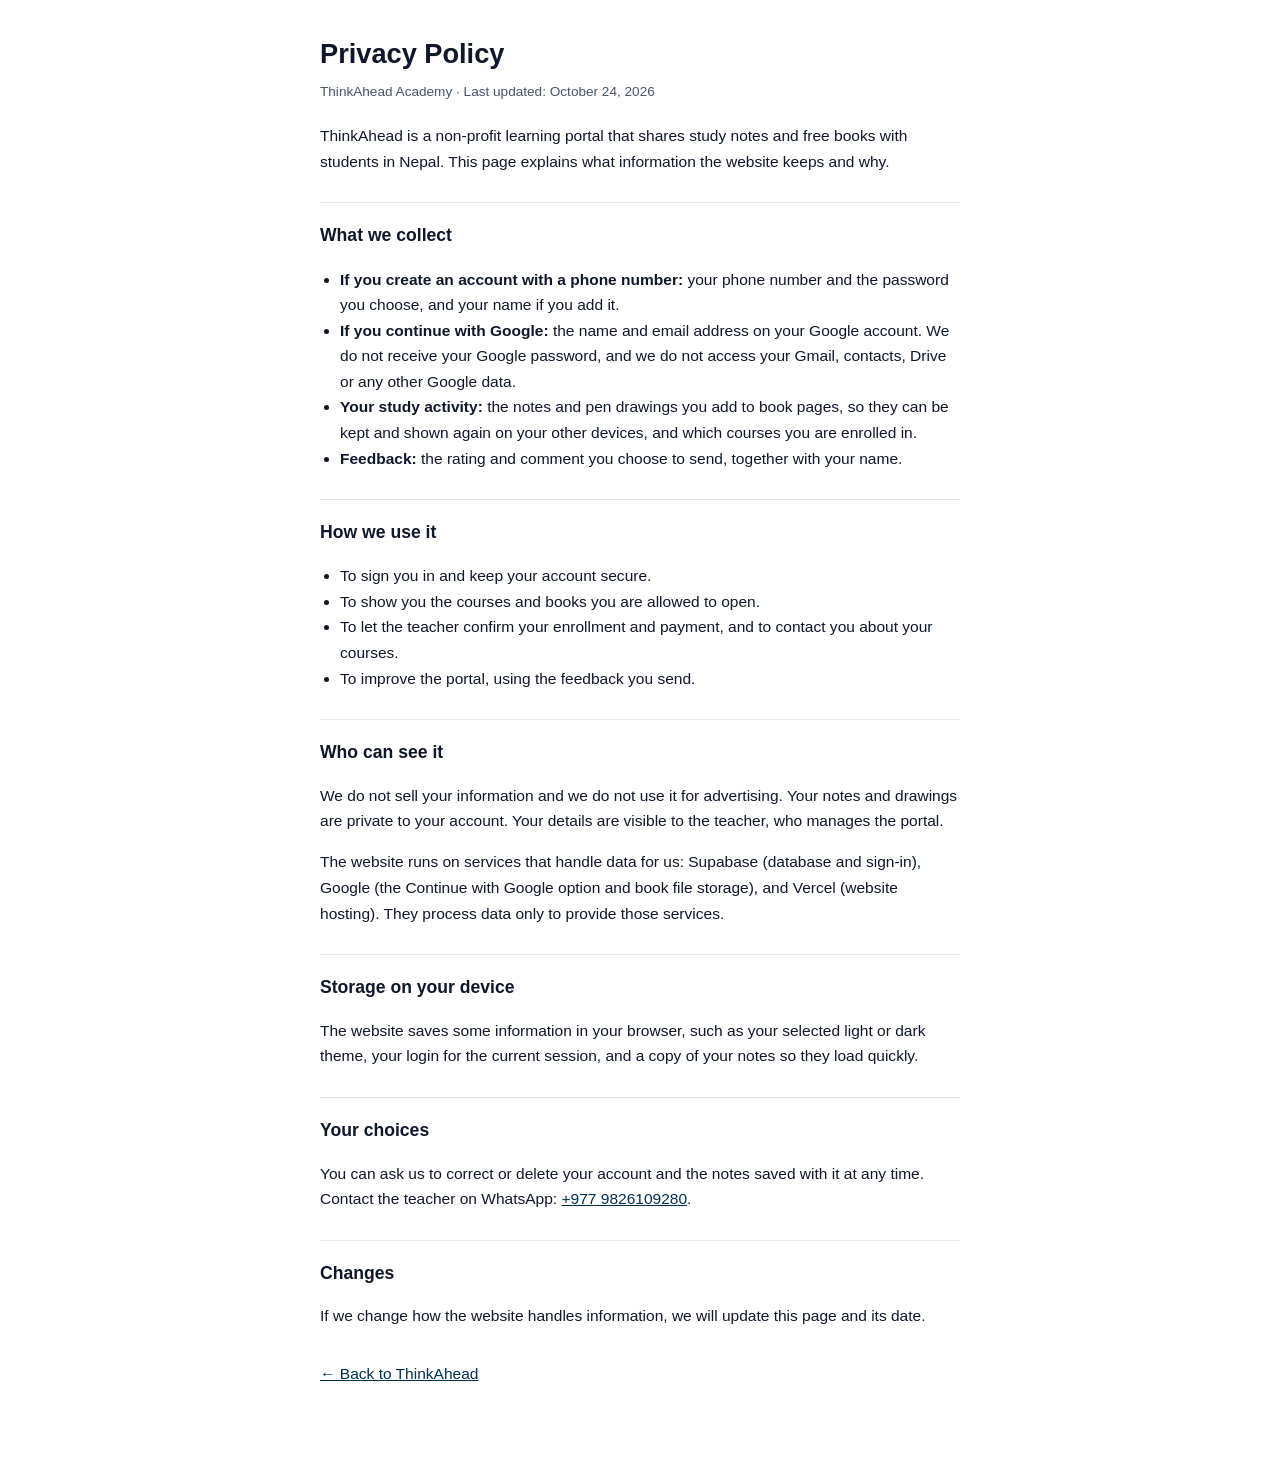
<file: privacy.html>
<!DOCTYPE html>
<html lang="en">
<head>
  <meta charset="UTF-8">
  <meta name="viewport" content="width=device-width, initial-scale=1.0">
  <title>Privacy Policy | ThinkAhead Academy</title>
  <meta name="description" content="How the ThinkAhead Academy portal collects, uses and protects student information.">
  <link rel="canonical" href="https://thinkaheadacademy.vercel.app/privacy.html">
  <link rel="icon" type="image/jpeg" href="resources/thinkahead-logo-96.jpg">
  <style>
    :root { --bg: #ffffff; --text: #0f172a; --muted: #475569; --accent: #00304f; --line: #e2e8f0; }
    @media (prefers-color-scheme: dark) {
      :root { --bg: #0f172a; --text: #f1f5f9; --muted: #94a3b8; --accent: #7dbbeb; --line: #334155; }
    }
    * { box-sizing: border-box; }
    body {
      margin: 0; background: var(--bg); color: var(--text);
      font-family: -apple-system, BlinkMacSystemFont, "Segoe UI", Roboto, Helvetica, Arial, sans-serif;
      line-height: 1.65;
    }
    main { max-width: 680px; margin: 0 auto; padding: 32px 20px 64px; }
    h1 { font-size: 1.7rem; margin: 0 0 4px; }
    h2 { font-size: 1.1rem; margin: 28px 0 6px; padding-top: 18px; border-top: 1px solid var(--line); }
    p, li { color: var(--text); font-size: 0.97rem; }
    .updated { color: var(--muted); font-size: 0.85rem; margin: 0 0 20px; }
    ul { padding-left: 20px; }
    a { color: var(--accent); }
  </style>
</head>
<body>
<main>
  <h1>Privacy Policy</h1>
  <p class="updated">ThinkAhead Academy · Last updated: October 24, 2026</p>

  <p>ThinkAhead is a non-profit learning portal that shares study notes and free books with students in Nepal. This page explains what information the website keeps and why.</p>

  <h2>What we collect</h2>
  <ul>
    <li><strong>If you create an account with a phone number:</strong> your phone number and the password you choose, and your name if you add it.</li>
    <li><strong>If you continue with Google:</strong> the name and email address on your Google account. We do not receive your Google password, and we do not access your Gmail, contacts, Drive or any other Google data.</li>
    <li><strong>Your study activity:</strong> the notes and pen drawings you add to book pages, so they can be kept and shown again on your other devices, and which courses you are enrolled in.</li>
    <li><strong>Feedback:</strong> the rating and comment you choose to send, together with your name.</li>
  </ul>

  <h2>How we use it</h2>
  <ul>
    <li>To sign you in and keep your account secure.</li>
    <li>To show you the courses and books you are allowed to open.</li>
    <li>To let the teacher confirm your enrollment and payment, and to contact you about your courses.</li>
    <li>To improve the portal, using the feedback you send.</li>
  </ul>

  <h2>Who can see it</h2>
  <p>We do not sell your information and we do not use it for advertising. Your notes and drawings are private to your account. Your details are visible to the teacher, who manages the portal.</p>
  <p>The website runs on services that handle data for us: Supabase (database and sign-in), Google (the Continue with Google option and book file storage), and Vercel (website hosting). They process data only to provide those services.</p>

  <h2>Storage on your device</h2>
  <p>The website saves some information in your browser, such as your selected light or dark theme, your login for the current session, and a copy of your notes so they load quickly.</p>

  <h2>Your choices</h2>
  <p>You can ask us to correct or delete your account and the notes saved with it at any time. Contact the teacher on WhatsApp: <a href="https://wa.me/9779826109280">+977 9826109280</a>.</p>

  <h2>Changes</h2>
  <p>If we change how the website handles information, we will update this page and its date.</p>

  <p style="margin-top:32px;"><a href="index.html">← Back to ThinkAhead</a></p>
</main>
</body>
</html>
</file>
